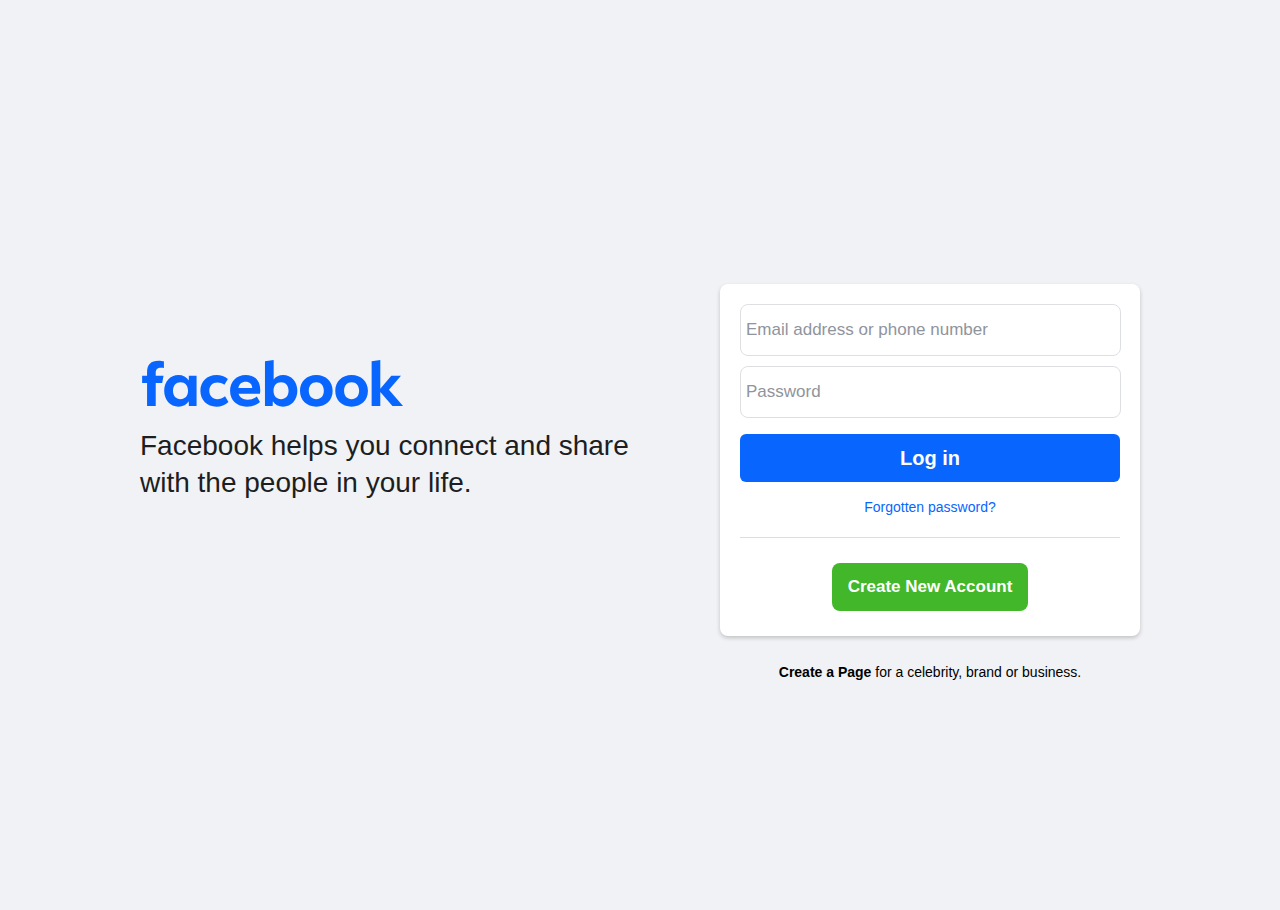
<file: index.html>
<!DOCTYPE html>
<html lang="en">

<head>
    <meta charset="UTF-8">
    <meta name="viewport" content="width=device-width, initial-scale=1.0" user-scalable=no">
    <title>Facebook -- log in or sign up </title>
    <link rel="icon" href="imgs/fb-icn.png">
    <link rel="stylesheet" href="css/main.css">

</head>


<body>
    <div class="container">

        <!-- Title Box Section Start  -->
        <div class="title-box">
            <img src="imgs/fb-logo.svg" alt="Facebook">
            <img src="imgs/fb-icn.png" alt="fb-logo">
            <p>Facebook helps you connect and share
                with the people in your life.</p>
        </div>
        <!-- Title Box Section End -->

        <!-- Form Box Section Start -->
        <form action="#" class="form-box">
            <input type="email" name="email" id="email" placeholder="Email address or phone number">
            <input type="password" name="password" id="password" placeholder="Password">
            <button class="login-btn" type="submit">Log in</button>
            <a href="#" class="forget-pass-link">Forgotten password?</a>
            <button class="create-btn">Create New Account</button>
            <p><span>Create a Page</span> for a celebrity, brand or business.</p>
            <div class="meta-div">
                <img src="imgs/meta.svg" alt="meta logo">
                <span>Meta</span>
            </div>
        </form>
        <!-- Form Box Section End -->
    </div>
</body>

</html>
</file>
<file: css/main.css>
body {
  padding: 0;
  margin: 0;
  font-family: Helvetica, Arial, sans-serif;
  background: #f0f2f5;
  background-size: cover;
  box-sizing: border-box;
  line-height: 1.34;
  overflow: hidden;
}

.container {
  display: flex;
  justify-content: center;
  align-items: center;
  height: auto;
  min-height: 100vh;
  margin-top: 10px !important;
}

.container .title-box {
  width: 500px;
  margin-top: -60px;
  margin-right: -51px;
}

.container .title-box img {
  height: 106px;
  margin-bottom: -43px;
  margin-left: -28px;
}

.container .title-box img:last-of-type {
  display: none;
}

.container .title-box>p {
  font-size: 28px;
  font-weight: normal;
  color: #1c1e21;
}

/* Form Box Section Start */

.container .form-box {
  background: #fff;
  border-radius: 8px;
  padding: 20px;
  box-shadow: 0 2px 4px rgba(0, 0, 0, 0.2);
  margin-left: 131px;
  text-align: center;
  width: 380px;
  position: relative;
}

.container .form-box:last-child p {
  position: absolute;
  bottom: -60px;
  left: 50%;
  transform: translateX(-50%);
  font-size: 14px;
  width: max-content;
}

.container .form-box:last-child p span {
  font-weight: bold;
}

.container .form-box input {
  display: block;
  padding: 15px 5px;
  font-size: 17px;
  margin-bottom: 12.5px;
  border: 1px solid #dddfe2;
  width: 97%;
  margin: 0 0 10px auto;
  border-radius: 8px;
}

.container .form-box input:focus {
  border: 1px solid #0866ff;
  outline: none;
  box-shadow: 0 0 0 2px #e7f3ff;
}

.container .form-box input::placeholder {
  color: #90949c;
}

.container .form-box input:focus::placeholder {
  color: #bec3c9;
}

.container .form-box .login-btn {
  background: #0866ff;
  color: #fff;
  border: none;
  font-size: 20px;
  border-radius: 6px;
  line-height: 48px;
  padding: 0 16px;
  width: 100%;
  display: block;
  margin-top: 16px;
  font-weight: bold;
  cursor: pointer;
}

.container .form-box .login-btn:hover {
  background: #1877f2;
}

.container .form-box .forget-pass-link {
  text-decoration: none;
  font-weight: 300;
  font-size: 14px;
  margin: 16px 0 20px;
  display: inline-block;
  color: #0866ff;
  border-bottom: 1px solid #dadde1;
  padding-bottom: 20px;
  width: 100%;
}

.container .form-box .forget-pass-link:hover {
  text-decoration: underline;
}

.container .form-box .forget-pass-link:visited {
  color: #0866ff;
}

.container .form-box .create-btn {
  background: #42b72a;
  color: #fff;
  border: none;
  line-height: 48px;
  padding: 0 16px;
  border-radius: 8px;
  font-size: 17px;
  font-weight: bold;
  margin: 5px;
  cursor: pointer;

}

.container .form-box .create-btn:hover {
  background: #36a420;
}

.container .form-box .meta-div img,
.container .form-box .meta-div span {
  display: none;
  color: #211c1c;
  
}
.container .form-box .meta-div img {
  height: 14px;
}

/* Form Box Section End */

/* Media Queries Section Start */
@media (width <=1200px) {
  .container {
    max-width: 850px;
    display: flex;
    flex-direction: column;
    justify-content: center;
    align-items: center;
    margin: 10px auto;
    width: 92vw !important;
    font-size: 30px;
  }

  .container .title-box {
    width: 95%;
    margin: 0 auto;
    text-align: center;
  }

  .container .title-box p {
    display: none;
  }

  .container .title-box img {
    height: 200px;
    margin-bottom: 0;
  }

  .container .form-box {
    margin: 0;
    width: 80%;
  }


  @media (width <=992px) {
    .container {
      width: 100%;
      margin-top: 10px;
    }
  }

  .container .title-box {
    text-align: center;
    justify-content: center;
    width: 100%;
    margin-top: 10px;
  }

  .container .title-box p,
  img:first-child {
    display: none;
  }

  .container .title-box img:last-of-type {
    height: 80px;
    margin-bottom: 50px;
    display: inline-block;
    margin-top: 10px;
  }



  .container .form-box {
    background: transparent;
    box-shadow: none;
    width: 100%;
  }

  .container .form-box .login-btn {
    border-radius: 80px;
    font-weight: 500;
    width: 99%;
    transition: transform 0.2s;
    margin: 15px 0 0 auto;
  }

  .container .form-box .login-btn:active {
    transform: scale(0.99);
  }

  .container .form-box .forget-pass-link {
    color: #1c1e21;
    border-bottom: none;
  }
  .container .form-box .forget-pass-link:hover {
    text-decoration: none;
  }
  .container .form-box .forget-pass-link:visited {
    color: #1c1e21;
  }

  .container .form-box .create-btn {
    background: #f0f2f5;
    color: #000;
    border: 0.1px solid #211c1c66;
    margin-top: 100px;
    border-radius: 80px;
    width: 100%;
    height: 37px;
    padding: 5px;
    display: flex;
    align-items: center;
    justify-content: center;
    font-weight: 500;
    transition: transform 0.2s;
  }

  .container .form-box .create-btn:hover {
    background: transparent;
    border: 1px solid #211c1c;
  }

  .container .form-box .create-btn:active {
    transform: scale(0.99);

  }

  .container .form-box:last-child p {
    display: none;
  }

  .container .form-box .meta-div img,
  .container .form-box .meta-div span {
    display: inline-block;
    font-size: 17px;
  }
}

/* Media Queries Section End */
</file>
